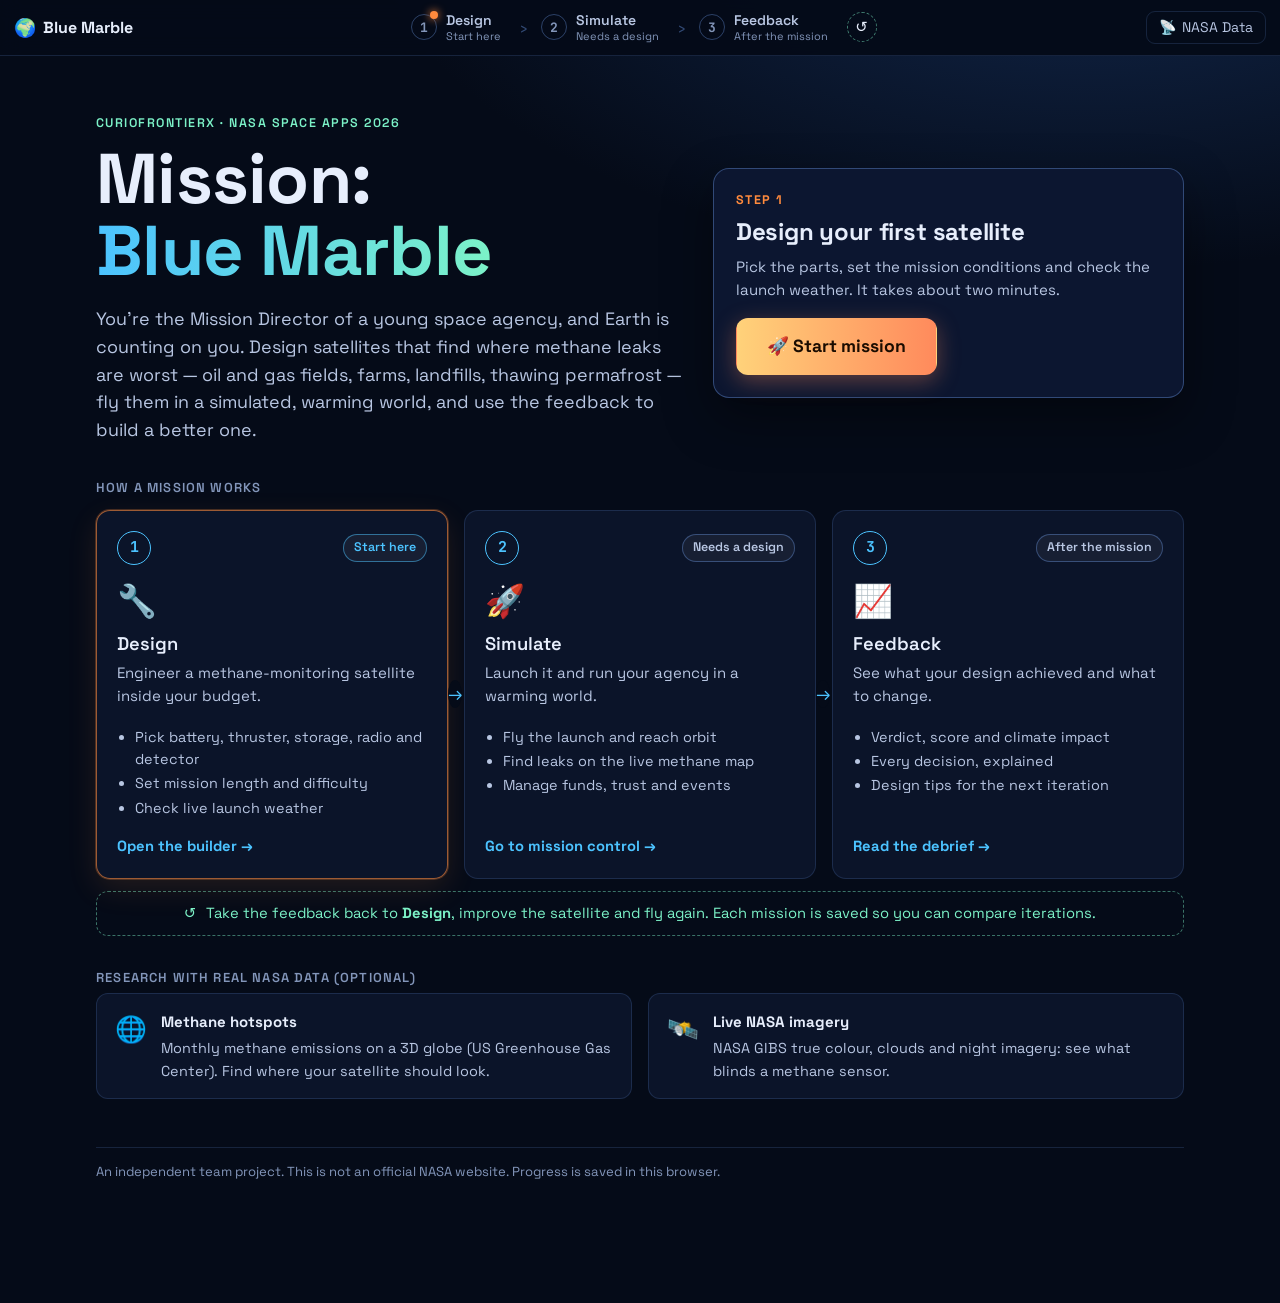
<file: index.html>
<!DOCTYPE html>
<html lang="en">
<head>
  <meta charset="UTF-8">
  <meta name="viewport" content="width=device-width, initial-scale=1">
  <title>Mission: Blue Marble</title>
  <meta name="description" content="Design a methane-hunting satellite, fly it in a simulated warming world, read the feedback and improve the design.">
  <link rel="preconnect" href="https://fonts.googleapis.com">
  <link rel="preconnect" href="https://fonts.gstatic.com" crossorigin>
  <link href="https://fonts.googleapis.com/css2?family=Space+Grotesk:wght@400;500;600;700&family=JetBrains+Mono:wght@400;600&display=swap" rel="stylesheet">
  <link rel="stylesheet" href="app/theme.css">
  <link rel="stylesheet" href="app/shell.css">
  <style>
    .hero { display: grid; grid-template-columns: minmax(0, 1.25fr) minmax(0, 1fr); gap: 28px; align-items: center; padding: 26px 0 8px; }
    .hero h1 { font-size: clamp(2.5rem, 7vw, 4.4rem); margin: .15em 0 .25em; line-height: 1.02; }
    .hero h1 span { background: linear-gradient(90deg, #4cc3ff, #7cf2c8); -webkit-background-clip: text; background-clip: text; color: transparent; }
    .hero .lead { font-size: 1.12rem; }
    .next-card { padding: 22px; border-radius: 16px; background: var(--panel-solid); border: 1px solid var(--line-strong); box-shadow: 0 20px 50px rgba(0,0,0,.4); }
    .next-card .k { font-size: .78rem; letter-spacing: .12em; text-transform: uppercase; color: var(--methane); font-weight: 700; }
    .next-card h2 { font-size: 1.5rem; margin: .3em 0 .35em; }
    .next-card .btn { margin: 6px 0 0; }
    .next-card .reset { margin-top: 16px; padding-top: 12px; border-top: 1px dashed var(--line); font-size: .85rem; color: var(--muted); display: flex; gap: 10px; align-items: center; flex-wrap: wrap; }
    .next-card .reset button { margin: 0; }

    /* the loop */
    .loop { position: relative; display: grid; grid-template-columns: repeat(3, minmax(0, 1fr)); gap: 16px; margin-top: 14px; }
    .loop-card { position: relative; display: flex; flex-direction: column; padding: 20px; border-radius: 14px; background: var(--panel); border: 1px solid var(--line); text-decoration: none; color: inherit; transition: border-color .15s, transform .15s; }
    .loop-card:hover { border-color: var(--accent); transform: translateY(-2px); }
    .loop-card.is-next { border-color: rgba(255,138,61,.6); box-shadow: 0 0 0 1px rgba(255,138,61,.25), 0 10px 30px rgba(255,138,61,.12); }
    .loop-card .top { display: flex; align-items: center; justify-content: space-between; gap: 10px; }
    .loop-card .n { display: grid; place-items: center; width: 34px; height: 34px; border-radius: 50%; font-family: var(--mono); font-weight: 700; border: 1.5px solid var(--accent); color: var(--accent); }
    .loop-card .ico { font-size: 2rem; margin: 12px 0 2px; }
    .loop-card h3 { margin: 4px 0 6px; font-size: 1.15rem; text-transform: none; letter-spacing: 0; color: var(--text); }
    .loop-card ul { margin: 6px 0 0; padding-left: 18px; color: var(--text-2); font-size: .9rem; }
    .loop-card li { margin: 2px 0; }
    .loop-card .go { margin-top: auto; padding-top: 14px; color: var(--accent); font-weight: 700; font-size: .92rem; }
    .loop-card:not(:last-child)::after { content: '→'; position: absolute; right: -15px; top: 50%; transform: translateY(-50%); z-index: 2; color: var(--accent); font-size: 18px; background: var(--bg); border-radius: 50%; width: 14px; text-align: center; }
    .loop-back { display: flex; align-items: center; justify-content: center; gap: 10px; margin-top: 12px; padding: 10px; border: 1px dashed rgba(124,242,200,.45); border-radius: 12px; color: var(--accent-2); font-size: .92rem; text-align: center; }

    .data-row { display: grid; grid-template-columns: repeat(auto-fit, minmax(260px, 1fr)); gap: 16px; }
    .data-card { display: flex; gap: 14px; align-items: flex-start; padding: 16px 18px; border-radius: 12px; background: var(--panel); border: 1px solid var(--line); text-decoration: none; color: inherit; }
    .data-card:hover { border-color: var(--accent); }
    .data-card .ico { font-size: 1.6rem; }
    .data-card b { display: block; color: var(--text); margin-bottom: 2px; }
    .data-card span { color: var(--text-2); font-size: .9rem; }

    @media (max-width: 860px) {
      .hero { grid-template-columns: minmax(0, 1fr); }
      .loop { grid-template-columns: minmax(0, 1fr); }
      .loop-card:not(:last-child)::after { content: '↓'; right: 50%; top: auto; bottom: -15px; transform: translateX(50%); }
    }
  </style>
</head>
<body>
  <nav id="appbar" data-step="home"></nav>
  <script src="app/shell.js"></script>

  <main class="wrap">
    <section class="hero">
      <div>
        <p class="eyebrow">CurioFrontierX · NASA Space Apps 2026</p>
        <h1>Mission:<br><span>Blue Marble</span></h1>
        <p class="lead">You're the Mission Director of a young space agency, and Earth is counting on you.
          Design satellites that find where methane leaks are worst — oil and gas fields, farms, landfills, thawing permafrost —
          fly them in a simulated, warming world, and use the feedback to build a better one.</p>
      </div>
      <aside class="next-card" id="next-card" aria-live="polite"></aside>
    </section>

    <section>
      <h3>How a mission works</h3>
      <div class="loop" id="loop">
        <a class="loop-card" href="design.html" data-step="design">
          <div class="top"><span class="n">1</span><span class="pill" data-status></span></div>
          <div class="ico" aria-hidden="true">🔧</div>
          <h3>Design</h3>
          <p>Engineer a methane-monitoring satellite inside your budget.</p>
          <ul><li>Pick battery, thruster, storage, radio and detector</li><li>Set mission length and difficulty</li><li>Check live launch weather</li></ul>
          <span class="go">Open the builder →</span>
        </a>
        <a class="loop-card" href="simulation.html" data-step="simulate">
          <div class="top"><span class="n">2</span><span class="pill" data-status></span></div>
          <div class="ico" aria-hidden="true">🚀</div>
          <h3>Simulate</h3>
          <p>Launch it and run your agency in a warming world.</p>
          <ul><li>Fly the launch and reach orbit</li><li>Find leaks on the live methane map</li><li>Manage funds, trust and events</li></ul>
          <span class="go">Go to mission control →</span>
        </a>
        <a class="loop-card" href="feedback.html?from=simulation" data-step="feedback">
          <div class="top"><span class="n">3</span><span class="pill" data-status></span></div>
          <div class="ico" aria-hidden="true">📈</div>
          <h3>Feedback</h3>
          <p>See what your design achieved and what to change.</p>
          <ul><li>Verdict, score and climate impact</li><li>Every decision, explained</li><li>Design tips for the next iteration</li></ul>
          <span class="go">Read the debrief →</span>
        </a>
      </div>
      <div class="loop-back">↺ <span>Take the feedback back to <b>Design</b>, improve the satellite and fly again. Each mission is saved so you can compare iterations.</span></div>
    </section>

    <section style="margin-top:34px">
      <h3>Research with real NASA data (optional)</h3>
      <div class="data-row">
        <a class="data-card" href="hotspots.html"><span class="ico" aria-hidden="true">🌐</span><div><b>Methane hotspots</b><span>Monthly methane emissions on a 3D globe (US Greenhouse Gas Center). Find where your satellite should look.</span></div></a>
        <a class="data-card" href="imagery.html"><span class="ico" aria-hidden="true">🛰️</span><div><b>Live NASA imagery</b><span>NASA GIBS true colour, clouds and night imagery: see what blinds a methane sensor.</span></div></a>
      </div>
    </section>

    <footer class="site-foot">An independent team project. This is not an official NASA website. Progress is saved in this browser.</footer>
  </main>

  <script src="app/home.js"></script>
</body>
</html>
</file>
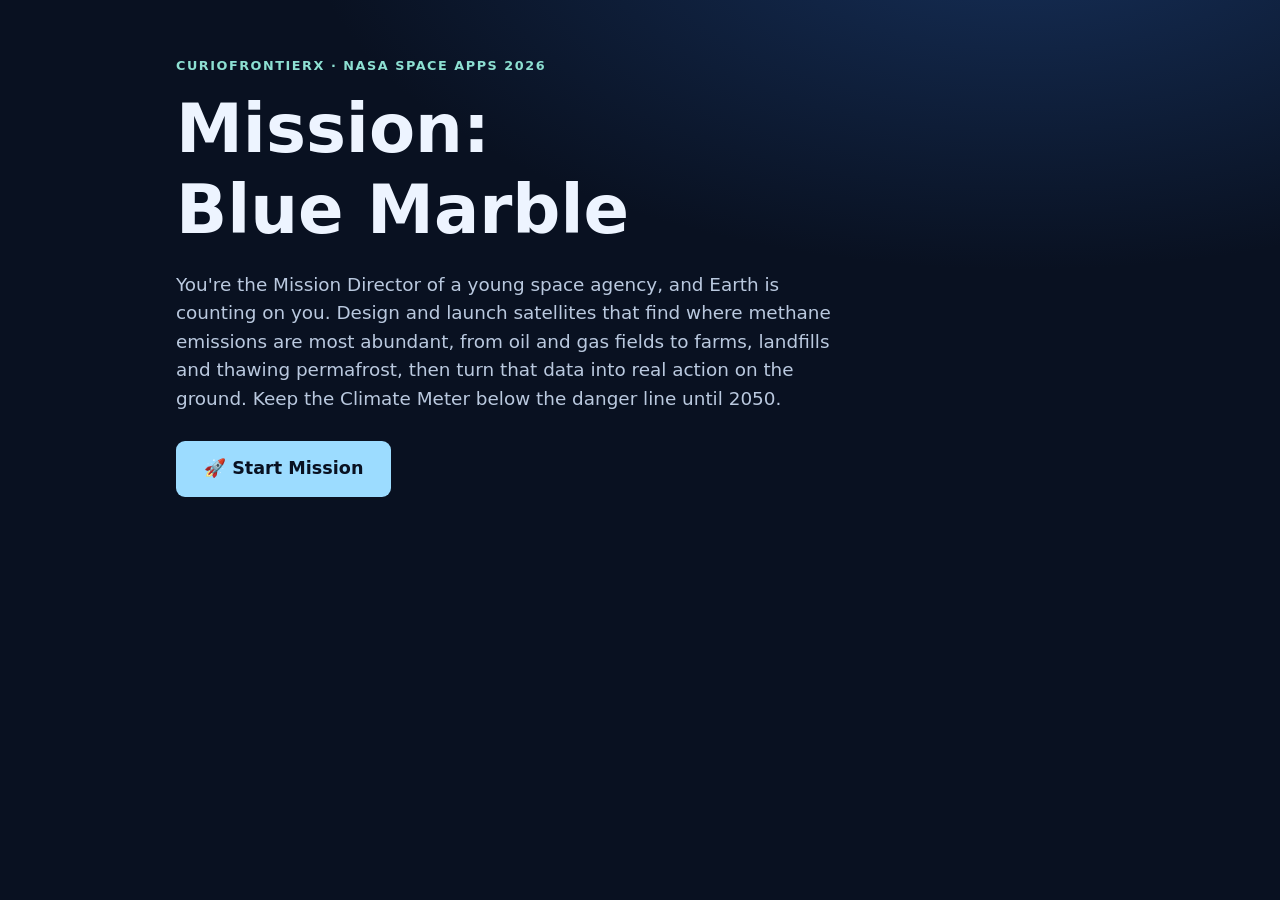
<file: _legacy/index.html>
<!DOCTYPE html>
<html lang="en">
<head>
  <meta charset="UTF-8">
  <meta name="viewport" content="width=device-width, initial-scale=1">
  <title>Mission: Blue Marble</title>
  <style>
    :root {
      --bg: #091121;
      --text: #edf4ff;
      --accent: #9cdcff;
      --teal: #8de0d2;
    }
    * { box-sizing: border-box; }
    html, body { margin: 0; }
    body {
      background: radial-gradient(1200px 600px at 80% -10%, #16305a 0%, transparent 60%), var(--bg);
      background-attachment: fixed;
      color: var(--text);
      font-family: system-ui, -apple-system, "Segoe UI", sans-serif;
      line-height: 1.55;
      min-height: 100vh;
    }
    h1 { line-height: 1.2; margin: 0 0 .5em; }
    p { margin: 0 0 .6em; }

    .page { max-width: 960px; margin: 0 auto; padding: 56px 16px 80px; }
    .label { color: var(--teal); letter-spacing: .12em; text-transform: uppercase; font-size: .8rem; font-weight: 600; }
    .hero h1 { font-size: clamp(2.4rem, 7vw, 4.2rem); margin: .2em 0 .3em; }
    .lead { font-size: 1.15rem; color: #bac9df; max-width: 680px; margin-bottom: 28px; }

    .btn {
      display: inline-block; cursor: pointer; border: 0; border-radius: 9px;
      padding: 14px 28px; background: var(--accent); color: var(--bg);
      font: inherit; font-size: 1.1rem; font-weight: 700; text-decoration: none;
    }
    .btn:hover { filter: brightness(1.1); }
  </style>
</head>
<body>
  <main class="page">
    <section class="hero">
      <p class="label">CurioFrontierX · NASA Space Apps 2026</p>
      <h1>Mission:<br>Blue Marble</h1>
      <p class="lead">
        You're the Mission Director of a young space agency, and Earth is counting on you.
        Design and launch satellites that find where methane emissions are most abundant,
        from oil and gas fields to farms, landfills and thawing permafrost,
        then turn that data into real action on the ground.
        Keep the Climate Meter below the danger line until 2050.
      </p>
      <a class="btn" href="design.html">🚀 Start Mission</a>
    </section>
  </main>
</body>
</html>
</file>
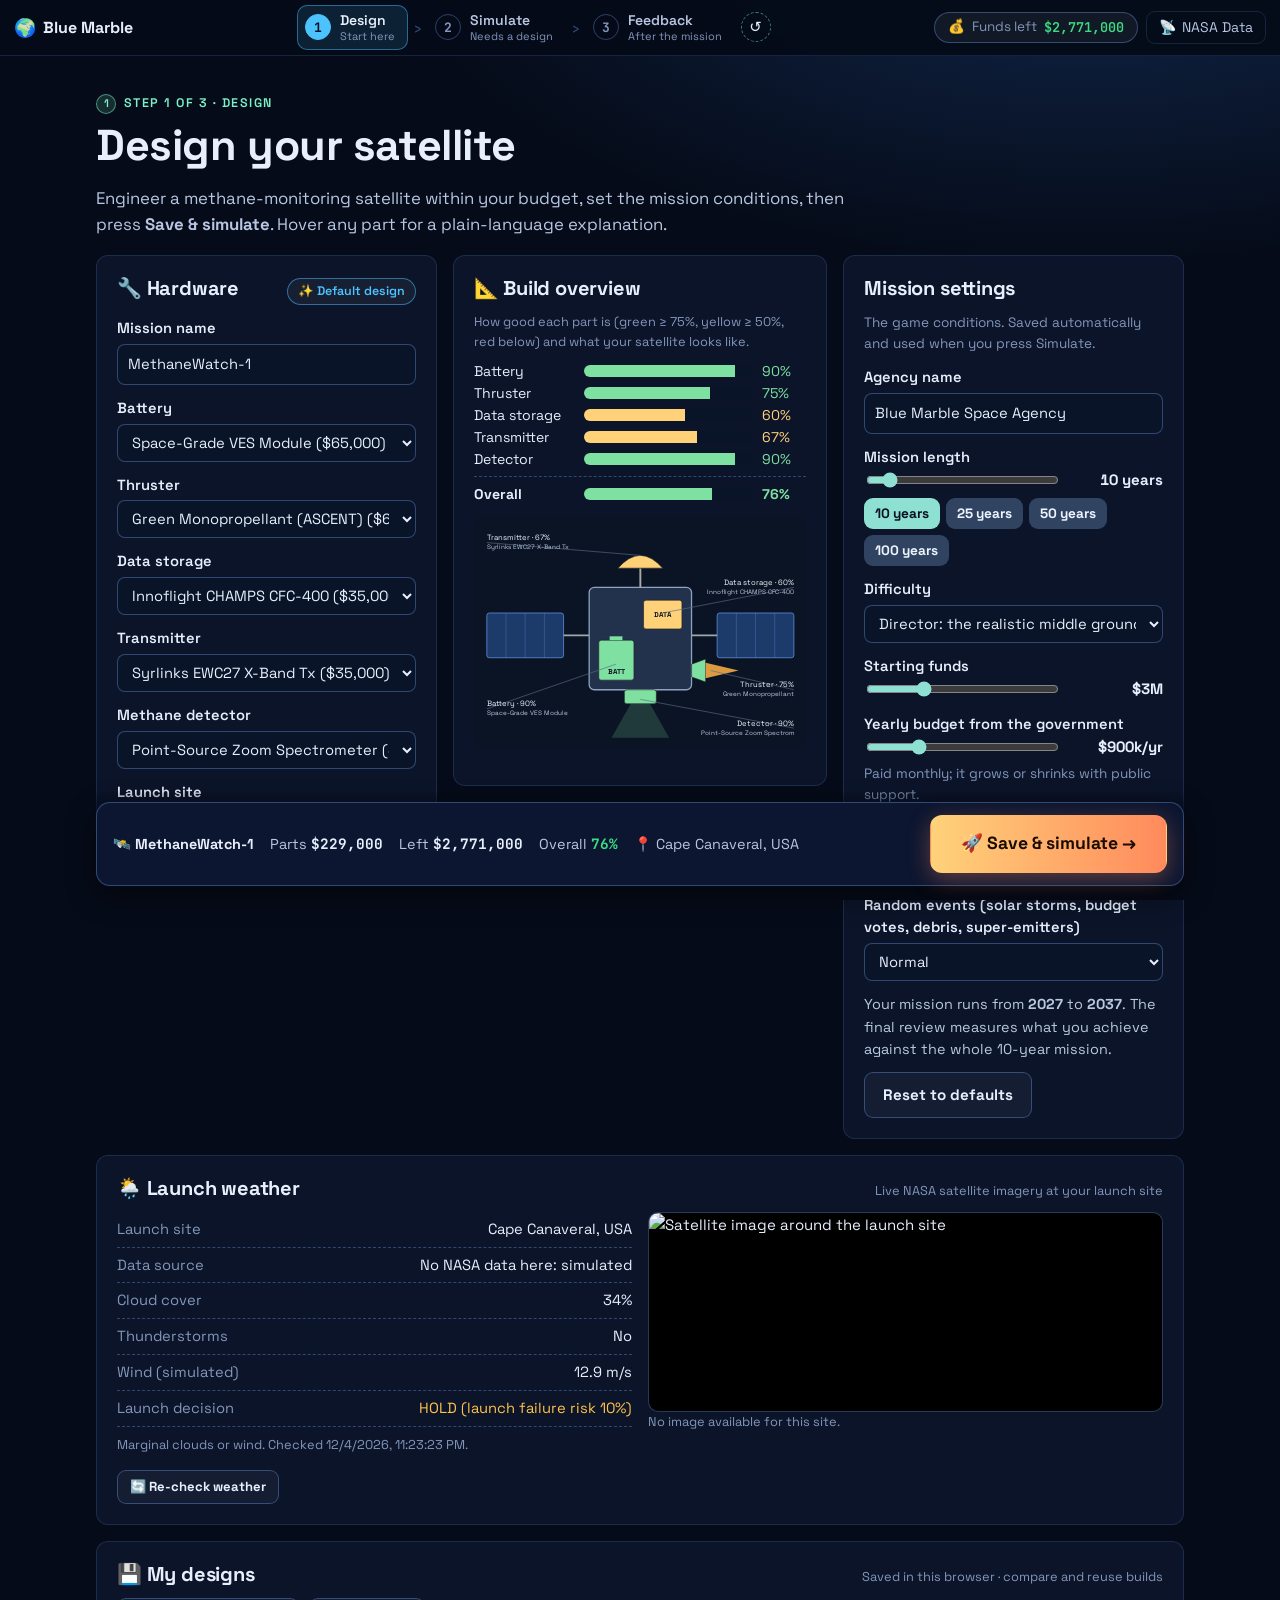
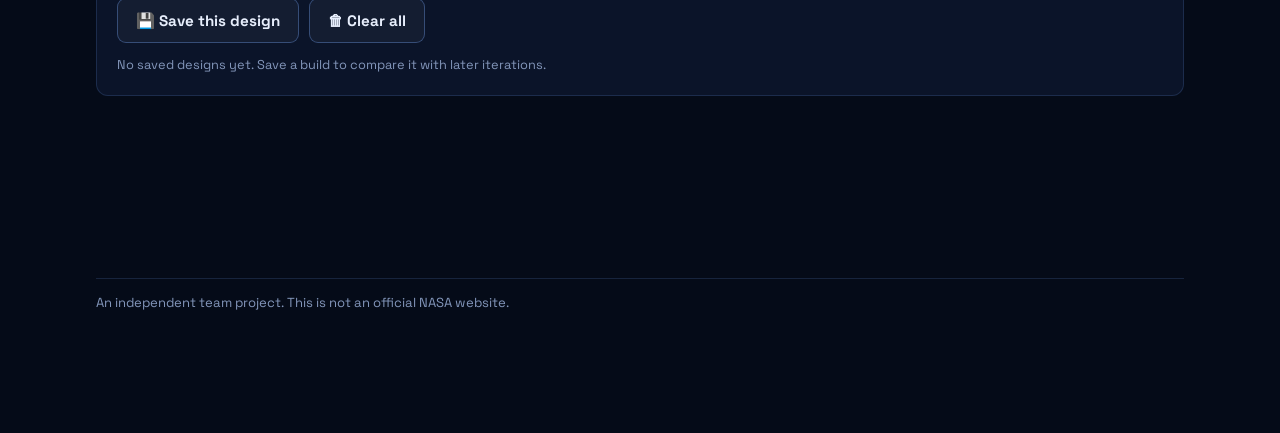
<file: design.html>
<!DOCTYPE html>
<html lang="en">
<head>
  <meta charset="UTF-8">
  <meta name="viewport" content="width=device-width, initial-scale=1">
  <title>Design · Blue Marble</title>
  <link rel="preconnect" href="https://fonts.googleapis.com">
  <link rel="preconnect" href="https://fonts.gstatic.com" crossorigin>
  <link href="https://fonts.googleapis.com/css2?family=Space+Grotesk:wght@400;500;600;700&family=JetBrains+Mono:wght@400;600&display=swap" rel="stylesheet">
  <link rel="stylesheet" href="app/theme.css">
  <link rel="stylesheet" href="app/shell.css">
  <style>
    .design-grid { display: grid; grid-template-columns: minmax(0, 1fr) minmax(0, 1.1fr) minmax(0, 1fr); gap: 16px; align-items: start; }
    .design-grid > .panel { margin-top: 0; }
    @media (max-width: 1020px) { .design-grid { grid-template-columns: minmax(0, 1fr) minmax(0, 1fr); } .design-grid #mission-settings { grid-column: 1 / -1; } }
    @media (max-width: 680px) { .design-grid { grid-template-columns: minmax(0, 1fr); } }
    .focus-flash { animation: flash 1.6s ease-out 2; border-color: var(--methane) !important; box-shadow: 0 0 0 3px rgba(255,138,61,.35); }
    @keyframes flash { 50% { box-shadow: 0 0 0 6px rgba(255,138,61,.15); } }

    /* feedback carried over from the last mission */
    .carry { border-color: rgba(255,138,61,.45); background: linear-gradient(135deg, rgba(255,138,61,.08), var(--panel) 55%); }
    .carry .lessons { display: grid; grid-template-columns: repeat(auto-fit, minmax(240px, 1fr)); gap: 10px; margin-top: 10px; }
    .lesson { display: flex; gap: 10px; padding: 12px; border-radius: 10px; background: rgba(5,11,24,.55); border: 1px solid var(--line); }
    .lesson .i { font-size: 1.3rem; line-height: 1; }
    .lesson .lt { display: block; font-size: .92rem; margin-bottom: 3px; }
    .lesson p { font-size: .85rem; margin: 0 0 6px; }
    .lesson button { margin: 0; }

    /* my designs */
    .lib { display: grid; gap: 8px; margin-top: 12px; }
    .lib-row { display: flex; align-items: center; gap: 10px; flex-wrap: wrap; padding: 10px 12px; border-radius: 10px; background: var(--bg-2); border: 1px solid var(--line); }
    .lib-row .name { font-weight: 700; }
    .lib-row .meta { color: var(--muted); font-size: .82rem; flex: 1; min-width: 160px; }
    .lib-row button { margin: 0; }
    .save-row { display: flex; gap: 10px; align-items: center; flex-wrap: wrap; }
    .save-row button { margin: 0; }
  </style>
</head>
<body>
  <nav id="appbar" data-step="design"></nav>
  <!-- budget pill: design.js fills #topBudget; the shell moves it into the app bar -->
  <div id="topBudgetPill" data-appbar-extra title="Agency funds left after parts"><span aria-hidden="true">💰</span><span class="ab-extra-label">Funds left</span><b id="topBudget" class="mono">—</b></div>
  <script src="app/shell.js"></script>

  <main class="wrap">
    <header class="page-head">
      <p class="eyebrow"><span class="num">1</span> Step 1 of 3 · Design</p>
      <h1>Design your satellite</h1>
      <p class="lead">Engineer a methane-monitoring satellite within your budget, set the mission conditions, then press <b>Save &amp; simulate</b>. Hover any part for a plain-language explanation.</p>
    </header>

    <!-- what the last mission taught us (app/design-page.js) -->
    <section class="panel carry" id="carry" hidden></section>

    <div class="design-grid">
      <section class="panel" id="hardware">
        <div class="panel-head"><h2 style="margin:0">🔧 Hardware</h2><span class="pill accent" id="starterTag" hidden title="No saved design yet: this is a balanced default build. Change any part to make it yours.">✨ Default design</span></div>
        <label for="missionName">Mission name</label>
        <input id="missionName" maxlength="40" placeholder="Name your mission, e.g. MethaneWatch-1">
        <label for="battery">Battery</label>
        <select id="battery"></select>
        <label for="thruster">Thruster</label>
        <select id="thruster"></select>
        <label for="storage">Data storage</label>
        <select id="storage"></select>
        <label for="transmitter">Transmitter</label>
        <select id="transmitter"></select>
        <label for="detector">Methane detector</label>
        <select id="detector"></select>
        <label for="site">Launch site</label>
        <select id="site"></select>
      </section>

      <section class="panel" id="overview">
        <h2>📐 Build overview</h2>
        <p class="muted small">How good each part is (green ≥ 75%, yellow ≥ 50%, red below) and what your satellite looks like.</p>
        <div id="ratings"></div>
        <div id="satDiagram" style="margin-top:12px"></div>
        <p id="compat" class="bad"></p>
      </section>

      <!-- Mission settings (game conditions for the simulation): simulation/settings/mission-settings.js -->
      <section class="panel" id="mission-settings"></section>
    </div>

    <section class="panel" id="weather">
      <div class="panel-head"><h2>🌦️ Launch weather</h2><span class="muted small">Live NASA satellite imagery at your launch site</span></div>
      <div class="grid">
        <div>
          <div class="stat"><span>Launch site</span><span id="siteText">—</span></div>
          <div class="stat"><span>Data source</span><span id="wSrc">—</span></div>
          <div class="stat"><span>Cloud cover</span><span id="wCloud">—</span></div>
          <div class="stat"><span>Thunderstorms</span><span id="wStorm">—</span></div>
          <div class="stat"><span>Wind (simulated)</span><span id="wWind">—</span></div>
          <div class="stat"><span>Launch decision</span><span id="wVerdict">—</span></div>
          <p id="wReasons" class="muted small" style="margin-top:8px"></p>
          <button id="weatherBtn" class="secondary small">🔄 Re-check weather</button>
        </div>
        <div>
          <img id="wImg" class="map" alt="Satellite image around the launch site">
          <p id="wImgNote" class="muted small"></p>
        </div>
      </div>
    </section>

    <section class="panel" id="library-panel">
      <div class="panel-head"><h2>💾 My designs</h2><span class="muted small">Saved in this browser · compare and reuse builds</span></div>
      <div class="save-row"><button id="saveNamedBtn" class="secondary">💾 Save this design</button><button id="clearLibBtn" class="secondary" title="Remove all saved designs, their scores and the last mission's feedback">🗑 Clear all</button><span class="muted small" id="libNote"></span></div>
      <div class="lib" id="library"></div>
    </section>

    <div class="action-bar">
      <div class="inner">
        <div class="summary" id="designSummary"></div>
        <div style="display:flex;gap:12px;align-items:center;flex-wrap:wrap">
          <p class="toast" id="toast" aria-live="polite"></p>
          <button id="simulateBtn" class="go big">🚀 Save &amp; simulate →</button>
        </div>
      </div>
    </div>

    <footer class="site-foot">An independent team project. This is not an official NASA website.</footer>
  </main>

  <script src="assets/sites.js"></script>
  <script src="assets/parts.js"></script>
  <script src="assets/sat-diagram.js"></script>
  <script src="assets/part-notes.js"></script>
  <script src="assets/nasa-weather.js"></script>
  <script src="assets/design.js"></script>
  <script src="simulation/js/config.js"></script>
  <script src="simulation/settings/mission-settings.js"></script>
  <script src="app/lessons.js"></script>
  <script src="app/design-page.js"></script>
</body>
</html>
</file>
<file: app/theme.css>
/* =========================================================================
   Mission: Blue Marble — shared theme for the document-style pages
   (Home, Design, Feedback, NASA Data). Tokens are the game theme from
   simulation/css/sim.css so every page looks like the simulation.
   ========================================================================= */
:root {
  --bg: #050b18;
  --bg-2: #0a1428;
  --panel: rgba(12, 22, 44, 0.92);
  --panel-solid: #0c1630;
  --line: rgba(120, 170, 255, 0.16);
  --line-strong: rgba(120, 170, 255, 0.34);
  --text: #e7eefc;
  --text-2: #b8c6e2;
  --muted: #8396ba;
  --accent: #4cc3ff;
  --accent-2: #7cf2c8;
  --good: #3ddc84;
  --warn: #ffc24b;
  --fail: #ff5d6c;
  --methane: #ff8a3d;
  --star: #ffd257;
  --radius: 12px;
  --font: 'Space Grotesk', system-ui, sans-serif;
  --mono: 'JetBrains Mono', ui-monospace, monospace;
  --grad: linear-gradient(135deg, #2b8cff, #23c6d8);
  --grad-go: linear-gradient(90deg, #ffd27a, #ff8a5c);
  color-scheme: dark;
}
* { box-sizing: border-box; }
html, body { margin: 0; }
body {
  min-height: 100vh; color: var(--text); font-family: var(--font); font-size: 15px; line-height: 1.55;
  background: radial-gradient(1200px 600px at 85% -10%, #12284d 0%, transparent 60%), var(--bg);
  background-attachment: fixed;
}
a { color: var(--accent); }
h1, h2, h3 { line-height: 1.2; letter-spacing: -0.01em; }
h1 { font-size: clamp(1.9rem, 4.2vw, 2.7rem); margin: .15em 0 .3em; }
h2 { font-size: 1.25rem; margin: 0 0 .6em; }
h3 { font-size: 13px; text-transform: uppercase; letter-spacing: .09em; color: var(--muted); font-weight: 600; margin: 16px 0 8px; }
p { margin: 0 0 .7em; color: var(--text-2); }
.muted { color: var(--muted); }
.small { font-size: .8rem; }
.mono { font-family: var(--mono); }
.ok { color: var(--good); } .bad { color: var(--fail); } .warn { color: var(--warn); }
[hidden] { display: none !important; }

/* ---------- page layout ---------- */
.wrap { max-width: 1120px; margin: 0 auto; padding: 28px 16px 120px; }
.page-head { margin: 6px 0 18px; }
.eyebrow { display: inline-flex; align-items: center; gap: 8px; color: var(--accent-2); letter-spacing: .12em; text-transform: uppercase; font-size: .78rem; font-weight: 600; margin: 0; }
.eyebrow .num { display: inline-grid; place-items: center; width: 20px; height: 20px; border-radius: 50%; background: rgba(124,242,200,.15); border: 1px solid rgba(124,242,200,.5); font-size: 11px; letter-spacing: 0; }
.lead { font-size: 1.05rem; max-width: 760px; }
.label { color: var(--accent-2); letter-spacing: .1em; text-transform: uppercase; font-size: .78rem; font-weight: 600; margin: 0; }
.panel { margin-top: 16px; padding: 20px; background: var(--panel); border: 1px solid var(--line); border-radius: var(--radius); min-width: 0; }
.panel > h2:first-child { margin-top: 0; }
.panel-head { display: flex; align-items: baseline; justify-content: space-between; gap: 12px; flex-wrap: wrap; }
.grid { display: grid; grid-template-columns: repeat(auto-fit, minmax(280px, 1fr)); gap: 16px; }
.grid > .panel { margin-top: 0; }
.grid-gap { margin-top: 16px; }
footer.site-foot { margin-top: 48px; color: var(--muted); font-size: .82rem; border-top: 1px solid var(--line); padding-top: 14px; }

/* ---------- form controls ---------- */
label { display: block; margin-top: 12px; font-weight: 600; font-size: .92rem; }
select, input[type=text], input[type=date], input[type=number], input:not([type]) {
  width: 100%; margin-top: 4px; padding: 8px 10px; font: inherit; font-size: .92rem;
  background: var(--bg-2); color: var(--text); border: 1px solid var(--line-strong); border-radius: 8px;
}
input[type=range] { accent-color: var(--accent); }
input[type=checkbox] { accent-color: var(--accent); width: auto; }
select:focus-visible, input:focus-visible, button:focus-visible, a:focus-visible { outline: 2px solid var(--accent); outline-offset: 2px; }

/* buttons: <button> and .btn links share one look */
button, .btn {
  display: inline-flex; align-items: center; justify-content: center; gap: 6px; margin: 12px 10px 0 0;
  padding: 10px 18px; font: inherit; font-weight: 700; font-size: .95rem; text-decoration: none; cursor: pointer;
  color: #031026; background: var(--grad); border: 1px solid transparent; border-radius: 9px;
  transition: filter .15s, transform .1s;
}
button:hover:not(:disabled), .btn:hover { filter: brightness(1.12); }
button:active:not(:disabled), .btn:active { transform: translateY(1px); }
button:disabled { opacity: .45; cursor: not-allowed; }
button.secondary, .btn.ghost { background: rgba(255,255,255,.04); color: var(--text); border-color: var(--line-strong); }
button.secondary:hover, .btn.ghost:hover { border-color: var(--accent); }
.btn.go, button.go { color: #1a0c00; background: var(--grad-go); box-shadow: 0 6px 22px rgba(255,138,92,.35); }
.btn.big, button.big { padding: 14px 30px; font-size: 1.1rem; border-radius: 12px; }
.btn.small, button.small { padding: 6px 12px; font-size: .82rem; margin-top: 6px; }
.btn-row { display: flex; flex-wrap: wrap; gap: 10px; align-items: center; margin-top: 14px; }
.btn-row > * { margin: 0; }

/* ---------- data bits used by the design / data pages ---------- */
.stat { display: flex; justify-content: space-between; gap: 12px; border-bottom: 1px dashed var(--line-strong); padding: 6px 0; font-size: .92rem; }
.stat > span:first-child { color: var(--muted); }
.bar { height: 10px; background: var(--bg-2); border-radius: 6px; overflow: hidden; margin: 4px 0 10px; }
.bar > div { height: 100%; background: var(--accent-2); transition: width .2s; }
.rating { display: grid; grid-template-columns: 100px 1fr 44px; align-items: center; gap: 10px; font-size: .88rem; }
.rating .bar { height: 12px; margin: 5px 0; }
.rating.overall { font-weight: 700; border-top: 1px dashed var(--line-strong); margin-top: 6px; padding-top: 6px; }
.legend { margin-top: 14px; padding: 14px 16px; background: var(--bg-2); border: 1px solid var(--line); border-radius: 10px; }
.toast { min-height: 1.4em; color: var(--accent-2); margin: 0; }
.map { width: 100%; border-radius: 10px; border: 1px solid var(--line-strong); background: #000; min-height: 200px; display: block; }
.note { padding: 12px 14px; border-radius: 10px; border: 1px solid var(--line-strong); background: rgba(76,195,255,.06); color: var(--text-2); }
.note.warn { border-color: rgba(255,194,75,.45); background: rgba(255,194,75,.07); }
.note.good { border-color: rgba(61,220,132,.45); background: rgba(61,220,132,.07); }
.pill { display: inline-flex; align-items: center; gap: 6px; padding: 3px 10px; border-radius: 999px; font-size: .78rem; font-weight: 600;
  background: rgba(255,255,255,.05); border: 1px solid var(--line-strong); color: var(--text-2); white-space: nowrap; }
.pill.good { color: var(--good); border-color: rgba(61,220,132,.45); }
.pill.warn { color: var(--warn); border-color: rgba(255,194,75,.45); }
.pill.bad { color: var(--fail); border-color: rgba(255,93,108,.45); }
.pill.accent { color: var(--accent); border-color: rgba(76,195,255,.5); }
.stars { color: var(--star); letter-spacing: 1px; } .stars .off { color: rgba(255,255,255,.15); }

/* hover notes explaining each part (assets/part-notes.js) */
[data-note-cat] { cursor: help; }
select[data-note-cat] { cursor: pointer; }
.part-note { position: fixed; z-index: 2000; max-width: 300px; padding: 10px 12px; border-radius: 10px; pointer-events: none;
  background: var(--panel-solid); border: 1px solid var(--line-strong); box-shadow: 0 8px 24px rgba(0,0,0,.5); color: var(--text); font-size: 13px; line-height: 1.45; }
.part-note p { margin: 6px 0 0; color: var(--text); }
.part-note .note-title { font-weight: 700; }
.part-note .note-rating { font-size: 12px; color: var(--accent-2); }
.part-note .note-cat { font-size: 12px; color: var(--muted); border-top: 1px dashed var(--line); padding-top: 6px; }

/* sticky action bar at the bottom of a step page */
.action-bar { position: sticky; bottom: 0; z-index: 50; margin-top: 24px; padding: 12px 0 14px;
  background: linear-gradient(to top, var(--bg) 70%, rgba(5,11,24,0)); }
.action-bar .inner { display: flex; align-items: center; gap: 14px; flex-wrap: wrap; justify-content: space-between;
  padding: 12px 16px; border-radius: 14px; background: var(--panel-solid); border: 1px solid var(--line-strong); box-shadow: 0 10px 30px rgba(0,0,0,.45); }
.action-bar .summary { display: flex; gap: 16px; flex-wrap: wrap; font-size: .9rem; color: var(--text-2); }
.action-bar .summary b { color: var(--text); }
.action-bar button, .action-bar .btn { margin: 0; }

/* segmented sub-navigation (NASA Data pages) */
.subnav { display: flex; width: fit-content; flex-wrap: wrap; gap: 2px; padding: 3px; border-radius: 10px; background: rgba(255,255,255,.04); border: 1px solid var(--line); margin-bottom: 6px; }
.subnav a { padding: 7px 14px; border-radius: 7px; color: var(--muted); text-decoration: none; font-weight: 600; font-size: .9rem; }
.subnav a:hover { color: var(--text); }
.subnav a.on { color: var(--text); background: rgba(76,195,255,.18); }

@media (max-width: 640px) {
  .panel { padding: 16px; }
  .wrap { padding-top: 18px; }
}
@media (prefers-reduced-motion: reduce) { *, *::before, *::after { animation: none !important; transition: none !important; } }

/* ---------- design check: errors from the engine's own rules (app/engine-check.js) ---------- */
.check-panel { border-width: 2px; }
.check-panel.fail { border-color: rgba(255,93,108,.75); background: linear-gradient(135deg, rgba(255,93,108,.14), var(--panel) 60%); }
.check-panel.warn { border-color: rgba(255,194,75,.6); background: linear-gradient(135deg, rgba(255,194,75,.09), var(--panel) 60%); }
.check-panel.ok { border-color: rgba(61,220,132,.5); background: linear-gradient(135deg, rgba(61,220,132,.08), var(--panel) 60%); }
.check-head { display: flex; align-items: center; gap: 14px; flex-wrap: wrap; }
.check-head .big { font-size: 2rem; line-height: 1; }
.check-head h2 { margin: 0; font-size: 1.2rem; }
.check-panel.fail .check-head h2 { color: var(--fail); }
.check-panel.warn .check-head h2 { color: var(--warn); }
.check-panel.ok .check-head h2 { color: var(--good); }
.check-head .score { margin-left: auto; text-align: right; font-family: var(--mono); }
.check-head .score b { font-size: 1.6rem; }
.issues { display: grid; gap: 8px; margin-top: 12px; }
.issue { display: grid; grid-template-columns: auto 1fr auto; gap: 10px; align-items: center; padding: 10px 12px; border-radius: 10px; background: rgba(5,11,24,.6); border: 1px solid var(--line); border-left-width: 4px; }
.issue.fail { border-left-color: var(--fail); }
.issue.warn { border-left-color: var(--warn); }
.issue.info { border-left-color: var(--accent); }
.issue .tag { font-size: .7rem; font-weight: 800; letter-spacing: .08em; padding: 3px 7px; border-radius: 6px; white-space: nowrap; }
.issue.fail .tag { background: var(--fail); color: #fff; }
.issue.warn .tag { background: var(--warn); color: #241600; }
.issue.info .tag { background: rgba(76,195,255,.2); color: var(--accent); }
.issue b { display: block; font-size: .92rem; }
.issue small { color: var(--muted); font-size: .82rem; }
.issue button, .issue .btn { margin: 0; }
.issue.info-more { display: none; }
.issues.show-info .issue.info-more { display: grid; }
@media (max-width: 560px) { .issue { grid-template-columns: 1fr; } }

/* a form field the design check blames */
select.field-fail, input.field-fail { border: 2px solid var(--fail); background: rgba(255,93,108,.1); box-shadow: 0 0 0 3px rgba(255,93,108,.18); }
select.field-warn, input.field-warn { border: 2px solid var(--warn); background: rgba(255,194,75,.07); }
.flag { display: inline-block; margin-left: 8px; padding: 1px 7px; border-radius: 6px; font-size: .7rem; font-weight: 800; letter-spacing: .05em; vertical-align: 1px; }
.flag.fail { background: var(--fail); color: #fff; }
.flag.warn { background: var(--warn); color: #241600; }
.pill.fail-solid { background: var(--fail); color: #fff; border-color: var(--fail); }

.check-panel.todo { border-color: rgba(76,195,255,.5); background: linear-gradient(135deg, rgba(76,195,255,.08), var(--panel) 60%); }
.check-panel.todo .check-head h2 { color: var(--accent); }
.flag.todo { background: rgba(76,195,255,.2); color: var(--accent); border: 1px solid rgba(76,195,255,.5); }
.check-head > div:not(.score) { flex: 1; min-width: 220px; }
</file>
<file: app/shell.css>
/* =========================================================================
   Mission: Blue Marble — the one app bar every page shares (app/shell.js).
   Every class starts with ab- so it never clashes with the simulation's CSS.
   ========================================================================= */
.ab {
  --ab-h: 56px;
  position: sticky; top: 0; z-index: 1000; display: flex; align-items: center; gap: 14px; height: var(--ab-h); padding: 0 14px;
  background: rgba(5, 11, 24, .96); border-bottom: 1px solid rgba(120,170,255,.16); backdrop-filter: blur(10px);
  font-family: 'Space Grotesk', system-ui, sans-serif; color: #e7eefc; font-size: 14px; line-height: 1.2;
}
.ab a { text-decoration: none; color: inherit; }
.ab-brand { display: inline-flex; align-items: center; gap: 7px; font-weight: 700; font-size: 16px; white-space: nowrap; }
.ab-brand:hover span { text-decoration: underline; }
.ab-brand .ab-globe { font-size: 18px; }

/* the loop: 1 Design → 2 Simulate → 3 Feedback ↺ */
.ab-steps { display: flex; align-items: center; gap: 4px; margin: 0 auto; padding: 0; list-style: none; min-width: 0; }
.ab-step { position: relative; display: flex; align-items: center; gap: 9px; padding: 6px 12px 6px 7px; border-radius: 10px; border: 1px solid transparent; white-space: nowrap; }
.ab-step:hover { background: rgba(255,255,255,.04); }
.ab-n { flex: none; display: grid; place-items: center; width: 26px; height: 26px; border-radius: 50%; font-weight: 700; font-size: 13px;
  border: 1.5px solid rgba(120,170,255,.34); color: #8396ba; font-family: 'JetBrains Mono', ui-monospace, monospace; }
.ab-t { display: grid; gap: 1px; }
.ab-t b { font-weight: 600; font-size: 14px; color: #b8c6e2; }
.ab-t small { font-size: 11px; color: #8396ba; max-width: 150px; overflow: hidden; text-overflow: ellipsis; }
.ab-step.done .ab-n { border-color: rgba(61,220,132,.7); color: #3ddc84; background: rgba(61,220,132,.1); }
.ab-step.live .ab-n { border-color: rgba(255,194,75,.8); color: #ffc24b; }
.ab-step.on { background: rgba(76,195,255,.13); border-color: rgba(76,195,255,.45); }
.ab-step.on .ab-n { border-color: #4cc3ff; background: #4cc3ff; color: #031026; }
.ab-step.on .ab-t b { color: #e7eefc; }
.ab-step.next::after { content: ''; position: absolute; top: 5px; left: 26px; width: 8px; height: 8px; border-radius: 50%; background: #ff8a3d; box-shadow: 0 0 8px #ff8a3d; animation: ab-pulse 1.8s ease-in-out infinite; }
@keyframes ab-pulse { 50% { opacity: .35; } }
.ab-sep { color: rgba(120,170,255,.4); font-size: 16px; padding: 0 2px; user-select: none; }
.ab-loop { display: grid; place-items: center; width: 30px; height: 30px; margin-left: 2px; border-radius: 50%; border: 1px dashed rgba(124,242,200,.5); color: #7cf2c8; font-size: 15px; }
.ab-loop:hover { background: rgba(124,242,200,.1); }

.ab-right { display: flex; align-items: center; gap: 8px; flex: none; }
.ab-link { display: inline-flex; align-items: center; gap: 6px; padding: 7px 12px; border-radius: 9px; color: #b8c6e2 !important; border: 1px solid rgba(120,170,255,.16); white-space: nowrap; }
.ab-link:hover { color: #e7eefc !important; border-color: rgba(76,195,255,.6); }
.ab-link.on { color: #e7eefc !important; background: rgba(76,195,255,.13); border-color: rgba(76,195,255,.45); }
/* page-specific pill moved into the bar (e.g. the Design page's budget) */
.ab-extra { display: flex; align-items: center; gap: 7px; padding: 6px 13px; border-radius: 999px; background: rgba(255,255,255,.06); border: 1px solid rgba(120,170,255,.34); white-space: nowrap; font-size: 13.5px; }
.ab-extra .ab-extra-label { color: #8396ba; }
.ab-extra b { font-family: 'JetBrains Mono', ui-monospace, monospace; font-weight: 600; }
.ab-extra .ok { color: #3ddc84; } .ab-extra .bad { color: #ff5d6c; }

@media (max-width: 1080px) {
  .ab-t small { display: none; }
  .ab-brand span { display: none; }
}
@media (max-width: 760px) {
  .ab { gap: 8px; padding: 0 10px; }
  .ab-step { padding: 5px 7px 5px 5px; gap: 6px; }
  .ab-t b { font-size: 13px; }
  .ab-link span, .ab-extra .ab-extra-label { display: none; }
  .ab-sep { padding: 0; }
}
@media (max-width: 520px) {
  .ab-t { display: none; }
  .ab-step.on .ab-t { display: grid; }
  .ab-loop { display: none; }
  .ab-extra { padding: 5px 9px; }
}
@media (prefers-reduced-motion: reduce) { .ab-step.next::after { animation: none; } }
</file>
